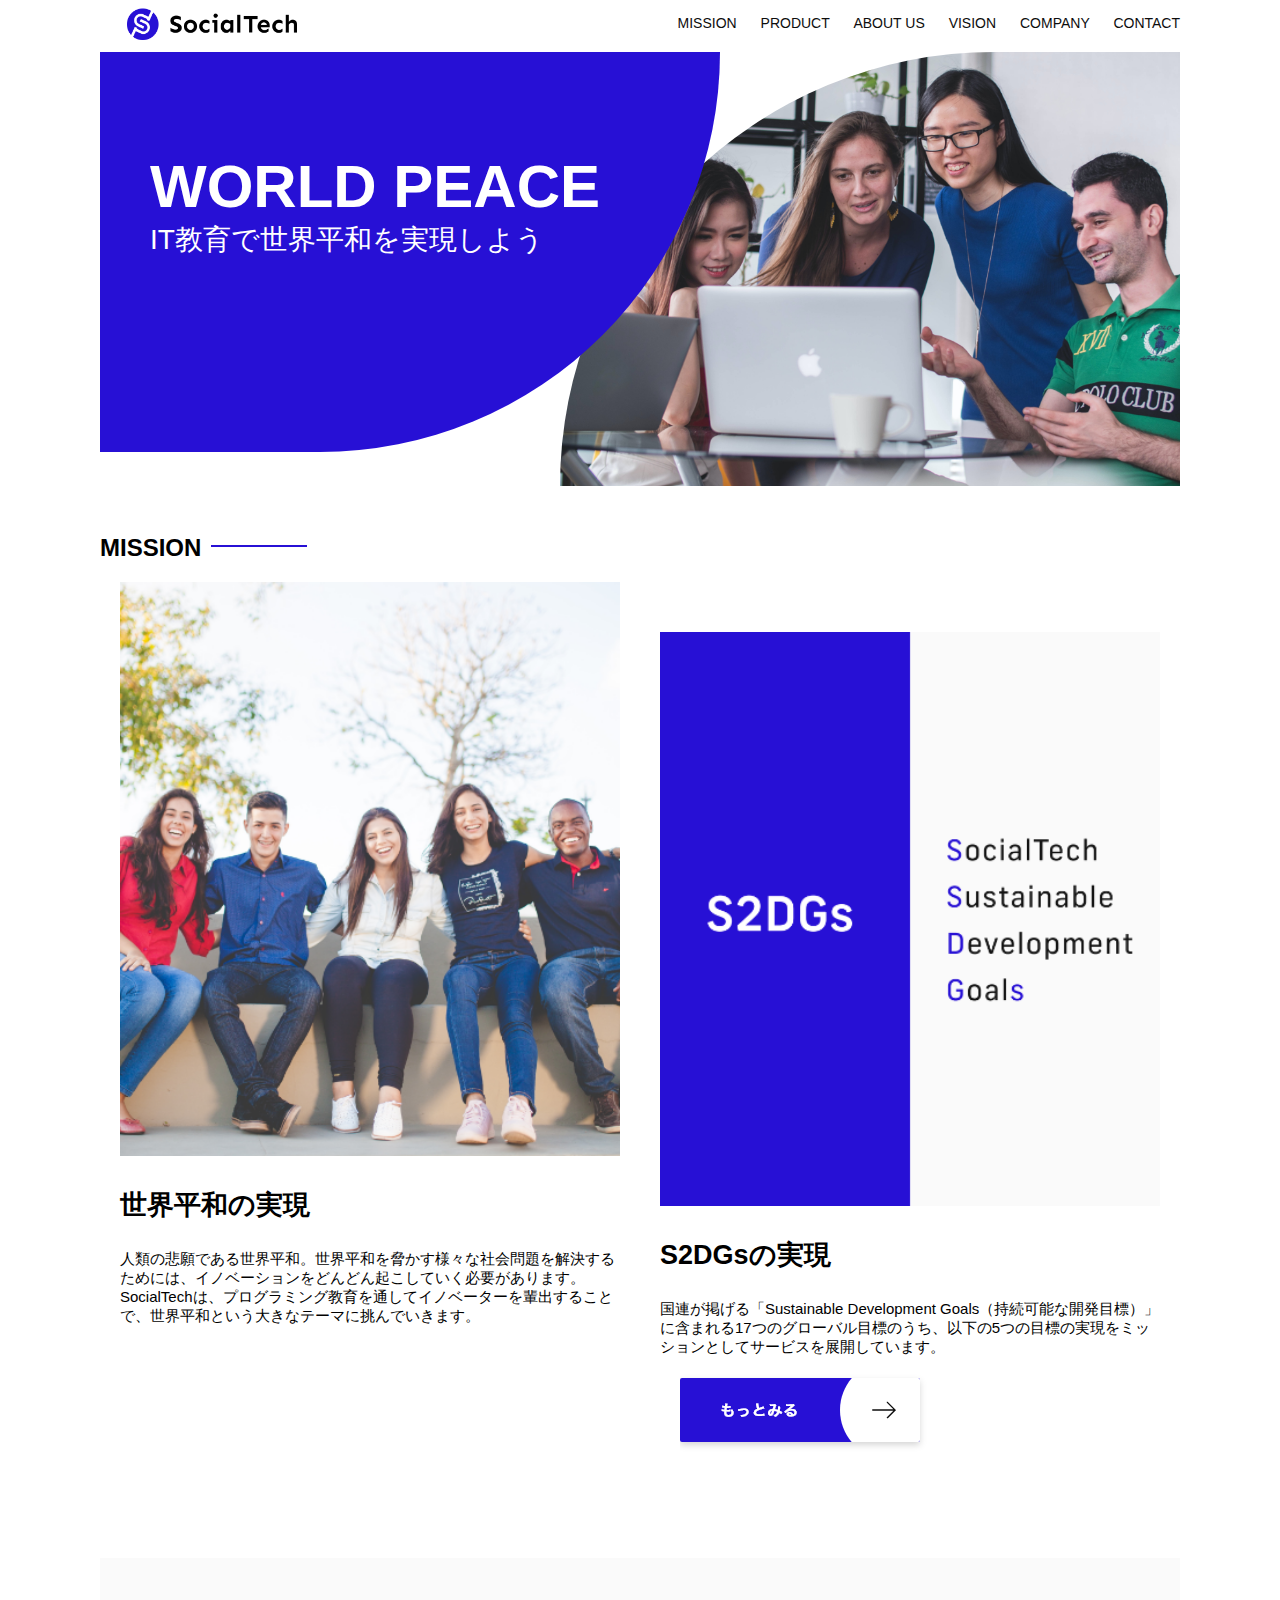
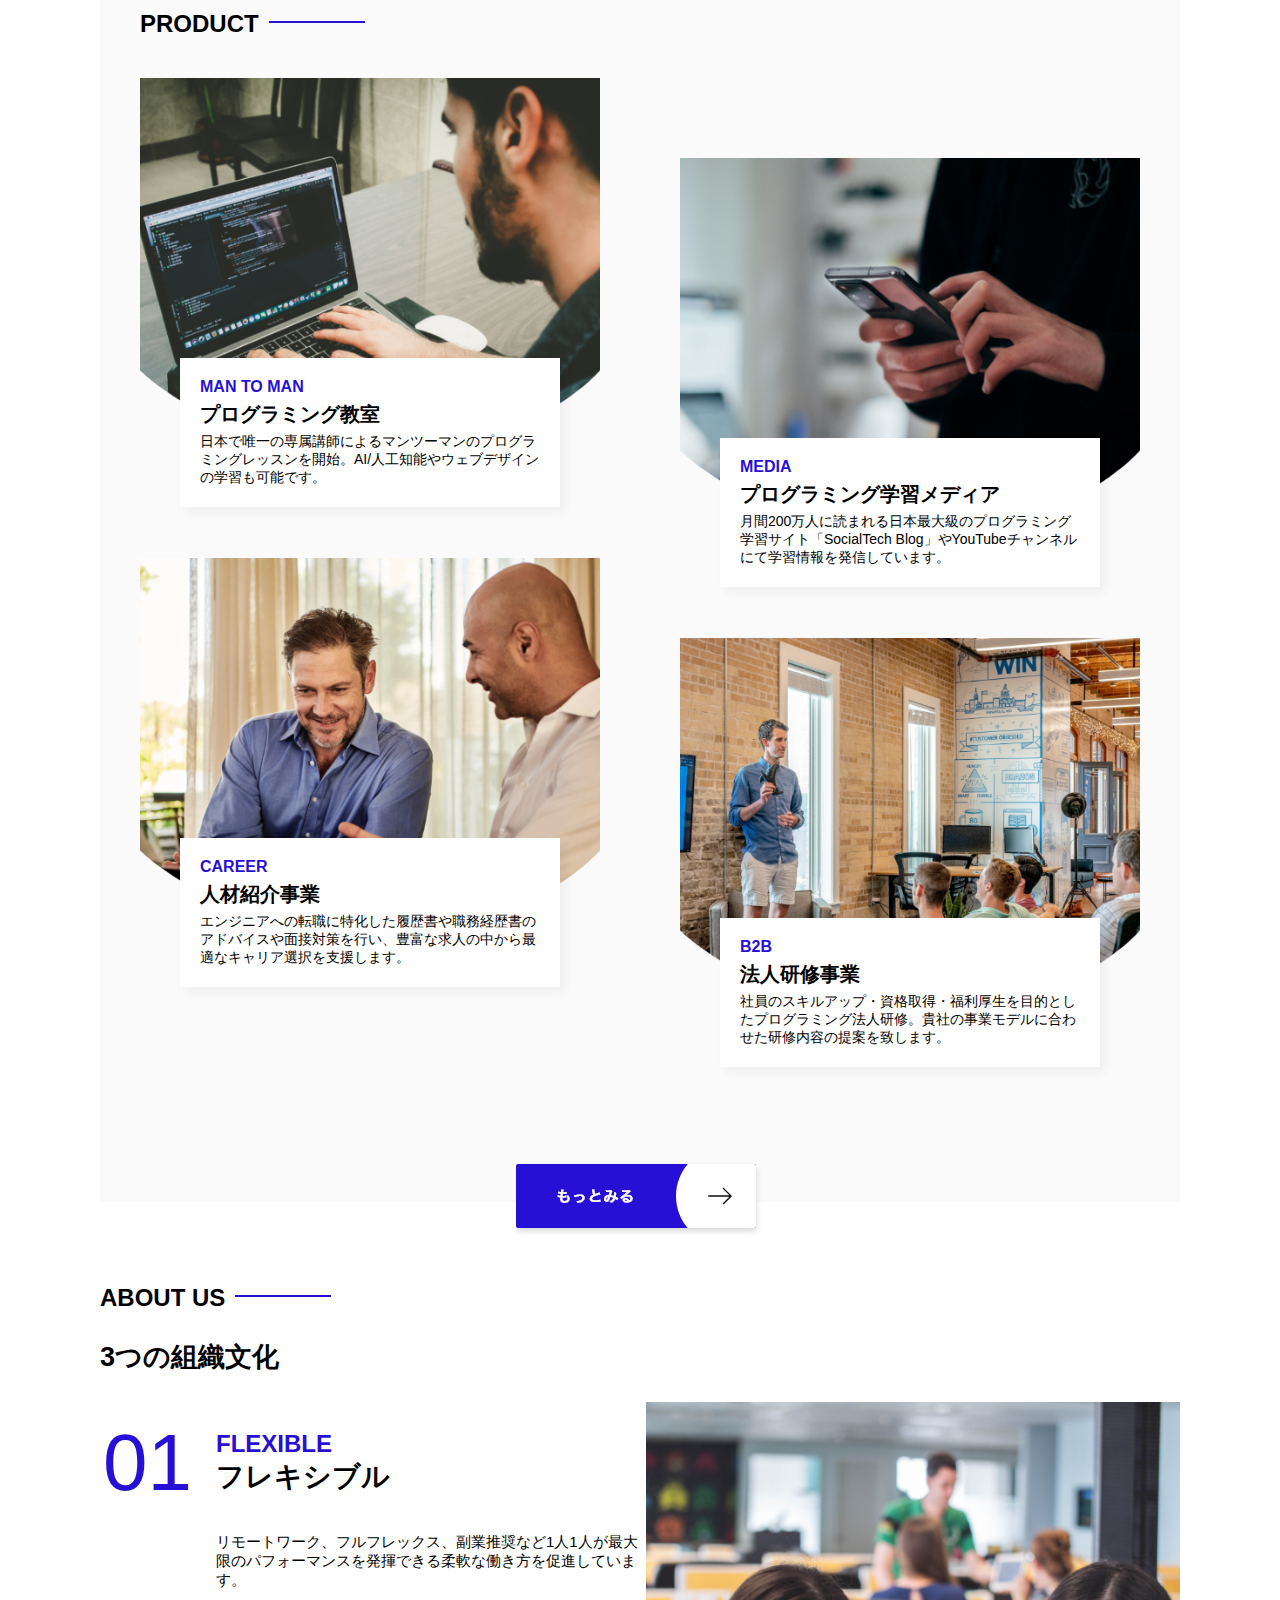
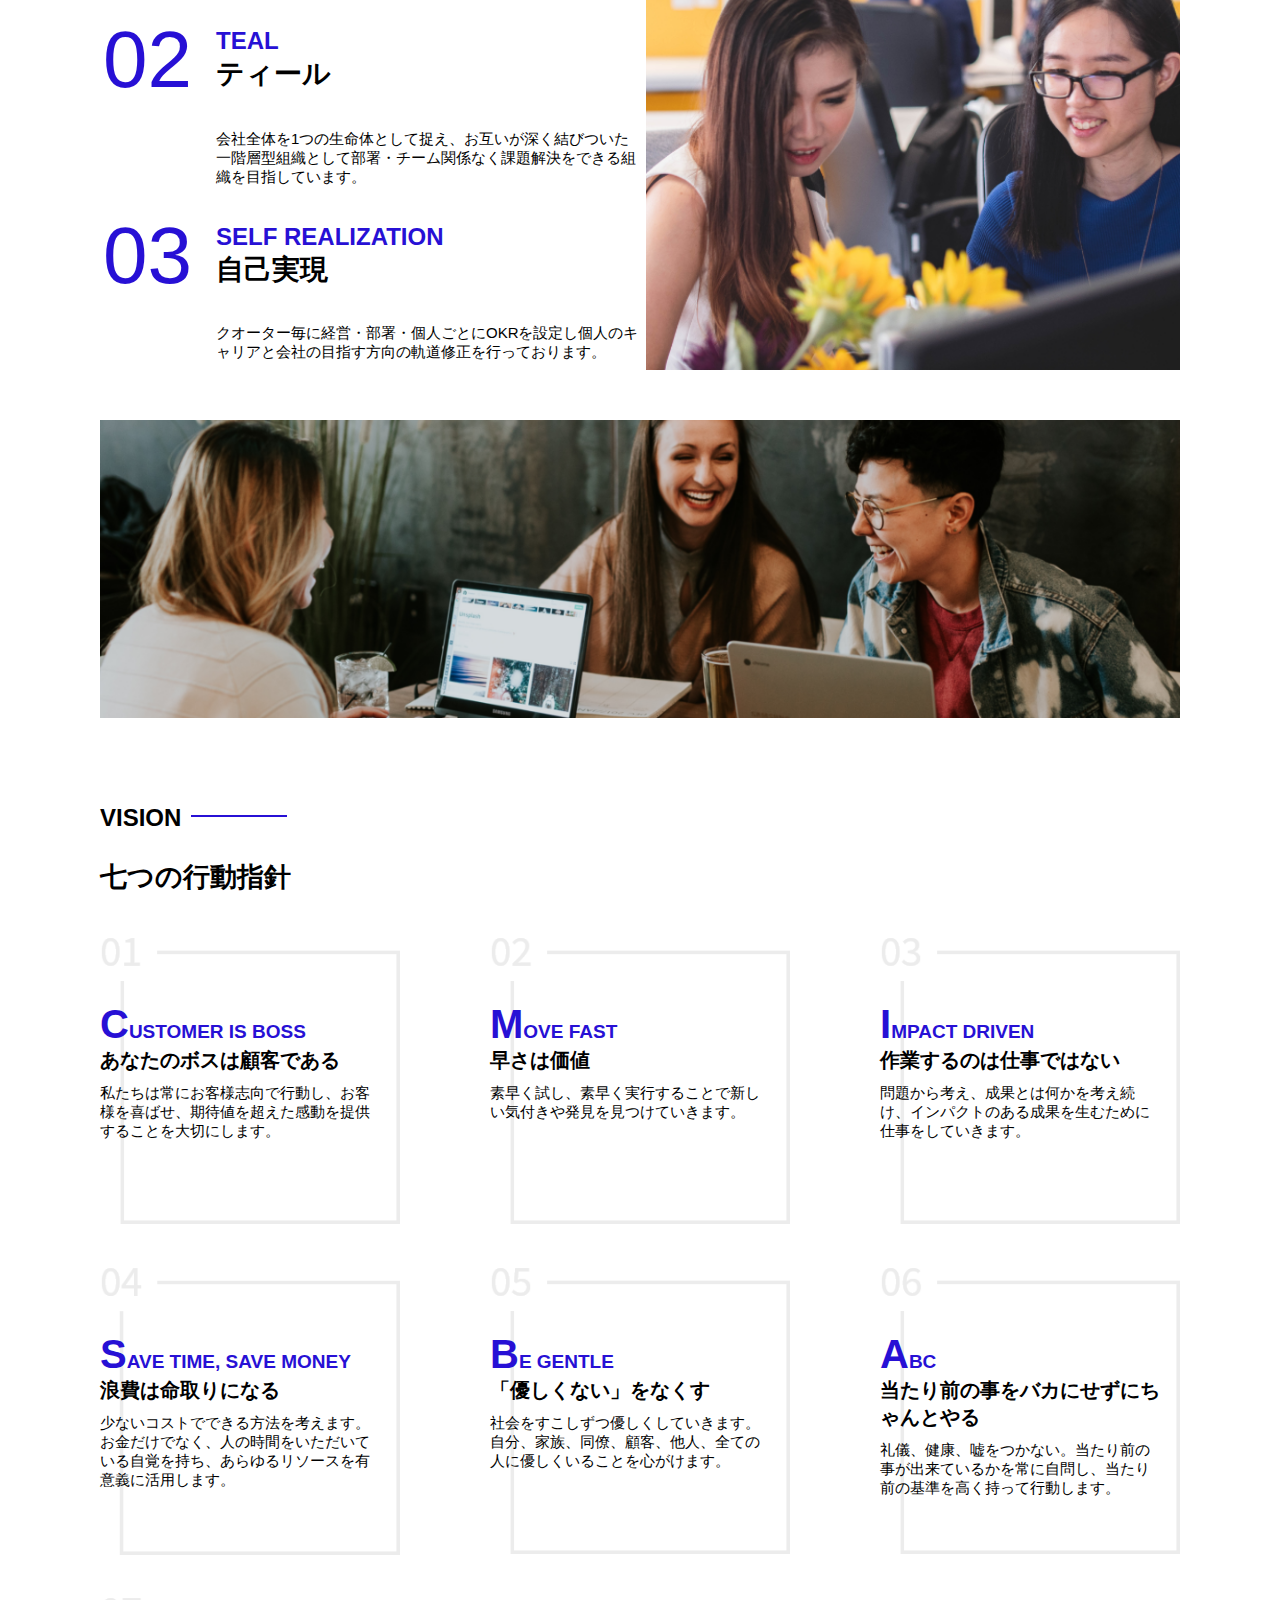
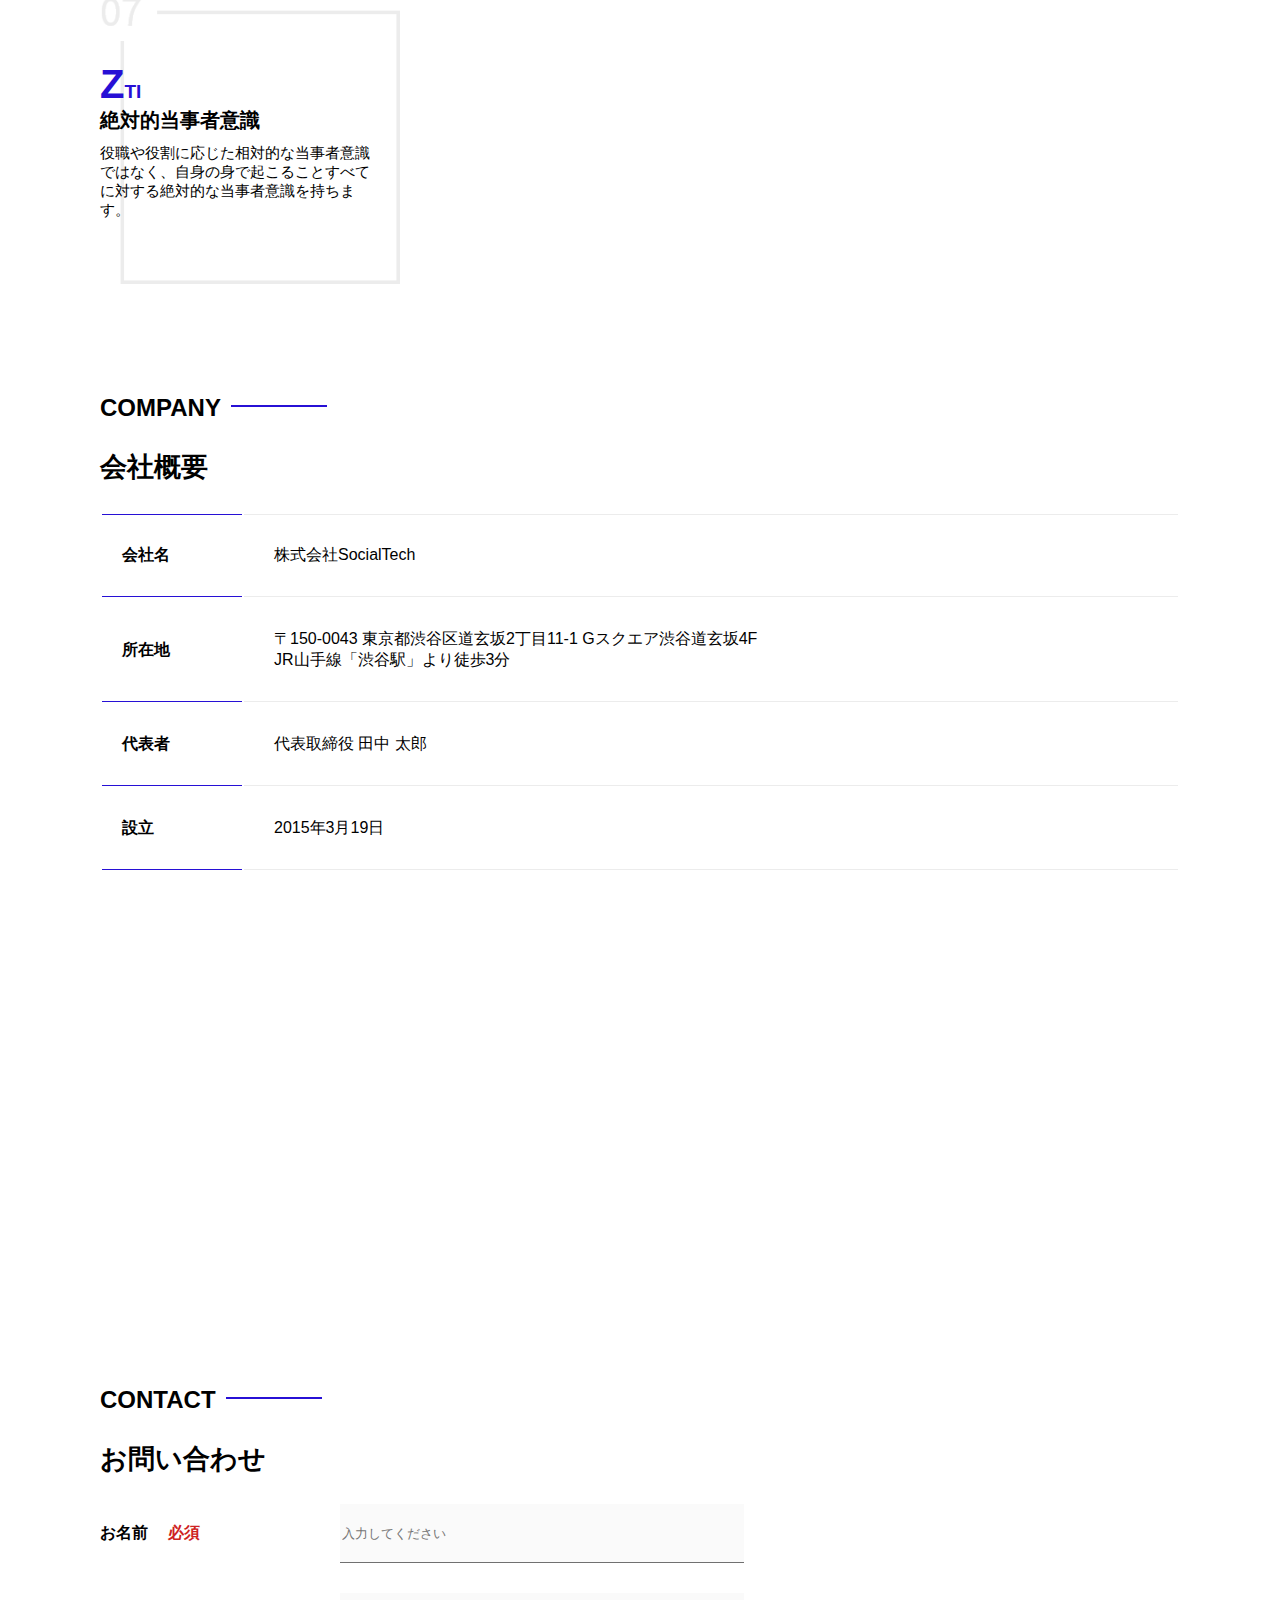
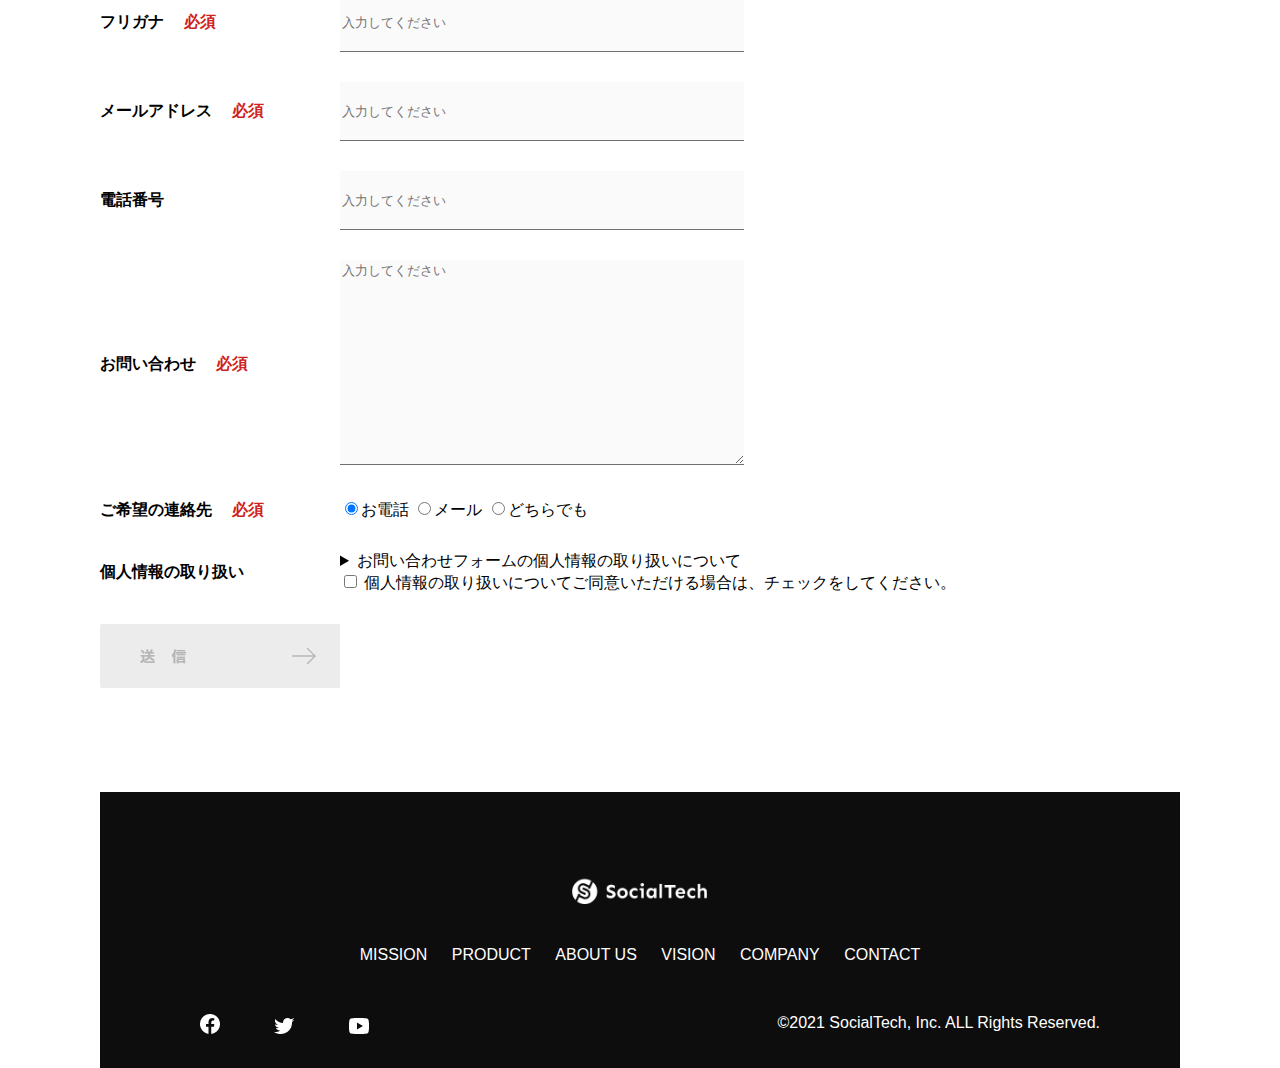
<file: index.html>
<!-- 2024/0315/12：40　高橋慶斗　index.htmlファイルを作成し追加しました -->
<!DOCTYPE html>
<html>
    <head>
        <title>SocialTech</title>
        <meta charset="utf-8">
        <meta name="descripotion" content="SocialTech業界のリーディングカンパニーを目指します。">
        <meta name="viewport" content="width=device-width, initial-scale=1.0">
        <link rel="stylesheet" href="style.css">
    </head>
    <body>
        <header>
            <!-- ロゴ -->
            <a href="index.html" id="logo"><img src="images/logo.png" alt="トップページに戻る"></a>

            <!-- PC用ナビゲーション -->
            <nav id="nav-pc">
                <a href="mission.html">MISSION</a>
                <a href="product.html">PRODUCT</a>
                <a href="index.html#aboutus">ABOUT US</a>
                <a href="index.html#vision">VISION</a>
                <a href="index.html#company">COMPANY</a>
                <a href="index.html#contact">CONTACT</a>
            </nav>

            <!-- スマホ用メニューボタン -->
            <img id="menu-sp" src="images/button-menu.png" alt="ナビゲーションを開く" onclick="document.getElementById('nav-sp').style.display = 'block'">

            <!-- スマホ用ナビゲーション -->
            <nav id="nav-sp">
                <img id="clase" src="images/button-close.png" alt="ナビゲーションを閉じる" onclick="document.getElementById('nav-sp').style.display = 'none'">
                <a id="logo-sp" href="index.html" onclick="document.getElementById('nav-sp').style.display = 'none'"><img src="images/logo-sp.png" alt=トップページに戻る"></a>
                <a class="menu" href="mission.html" onclick="document.getElementById('nav-sp').style.display = 'none'">MISSION</a>
                <a class="menu" href="product.html" onclick="document.getElementById('nav-sp').style.display = 'none'">PRODUCT</a>
                <a class="menu" href="index.html#aboutus" onclick="document.getElementById('nav-sp').style.display = 'none'">ABOUT US</a>
                <a class="menu" href="index.html#vision" onclick="document.getElementById('nav-sp').style.display = 'none'">VISION</a>
                <a class="menu" href="index.html#company" onclick="document.getElementById('nav-sp').style.display = 'none'">COMPANY</a>
                <a class="menu" href="index.html#contact" onclick="document.getElementById('nav-sp').style.display = 'none'">CONTACT</a>
                <div id="sns">
                    <a href="https://www.facebook.com/sejuku2013"><img src="images/button-facebook.png" alt="Facebookのリンク"></a>
                    <a href="https://twitter.com/samuraijuku"><img src="images/button-twitter.png" alt="Twitterのリンク"></a>
                    <a href="https://www.youtube.com/channel/UCCFOQO5aDK0xXam4cUQXT8g"><img src="images/button-youtube.png" alt="YouTubeのリンク"></a>
                </div>
            </nav>
        </header>
        <main>
            <article>
                <!-- メインビジュアル -->
                <section id="main-visual">
                    <div id="main-message">
                        <h1>WORLD PEACE</h1>
                        <p>IT教育で世界平和を実現しよう</p>
                    </div>
                    <img src="images/index/index-main.png" alt="PCの周りに集まる多国籍の仲間たち">
                </section>
                <!-- ミッション -->
                <section id="mission">
                    <h2 class="index-h2">MISSION</h2>
                    <div id="mission-flex">
                        <div>
                            <img  id="mission-photo"  src="images/index/index-mission.png" alt="屋外のベンチで写真を撮影する多国籍の仲間たち">
                            <h3>世界平和の実現</h3>
                            <p>
                                人類の悲願である世界平和。世界平和を脅かす様々な社会問題を解決するためには、イノベーションをどんどん起こしていく必要があります。SocialTechは、プログラミング教育を通してイノベーターを輩出することで、世界平和という大きなテーマに挑んでいきます。
                            </p>
                        </div>
                        <div>
                            <img id="s2dgs" src="images/index/s2dgs.png" alt="S2DGs">
                            <h3>S2DGsの実現</h3>
                            <p>国連が掲げる「Sustainable Development Goals（持続可能な開発目標）」に含まれる17つのグローバル目標のうち、以下の5つの目標の実現をミッションとしてサービスを展開しています。</p>
                            <a href="mission.html">
                                <img src="images/button-more.png" alt="もっとみる">
                            </a>
                        </div>
                    </div>
                </section>
                <!-- プロダクト -->
                <section id="product">
                    <h2 class="index-h2">PRODUCT</h2>
                    <div>
                        <div id="product-left">
                            <div>
                                <img class="product-photo" src="images/index/index-mantoman.png" alt="PCでコードを書く男性">
                                <div class="product-explain">
                                    <span>MAN TO MAN</span>
                                    <h3>プログラミング教室</h3>
                                    <p>日本で唯一の専属講師によるマンツーマンのプログラミングレッスンを開始。AI/人工知能やウェブデザインの学習も可能です。</p>
                                </div>
                            </div>
                            <div>
                                <img class="product-photo" src="images/index/index-career.png" alt="笑顔で話し合う2人の男性">
                                <div class="product-explain">
                                    <span>CAREER</span>
                                    <h3>人材紹介事業</h3>
                                    <p>エンジニアへの転職に特化した履歴書や職務経歴書のアドバイスや面接対策を行い、豊富な求人の中から最適なキャリア選択を支援します。</p>
                                </div>
                            </div>
                        </div>
                        <div id="product-right">
                            <div>
                                <img class="product-photo" src="images/index/index-media.png" alt="スマートフォンを操作する人">
                                <div class="product-explain">
                                    <span>MEDIA</span>
                                    <h3>プログラミング学習メディア</h3>
                                    <p>月間200万人に読まれる日本最大級のプログラミング学習サイト「SocialTech Blog」やYouTubeチャンネルにて学習情報を発信しています。</p>
                                </div>
                            </div>
                            <div>
                                <img class="product-photo" src="images/index/index-b2b.png" alt="講演中の男性とそれを聴く人々">
                                <div class="product-explain">
                                    <span>B2B</span>
                                    <h3>法人研修事業</h3>
                                    <p>社員のスキルアップ・資格取得・福利厚生を目的としたプログラミング法人研修。貴社の事業モデルに合わせた研修内容の提案を致します。</p>
                                </div>
                            </div>
                        </div>
                    </div>
                    <div>
                        <a id="product-more" href="product.html">
                            <img src="images/button-more.png" alt="もっとみる">
                        </a>
                    </div>
                </section>

                <!-- ABOUT US -->
                <section id="aboutus">
                    <h2 class="index-h2">ABOUT US</h2>
                    <h3>3つの組織文化</h3>
                    <div>
                        <table class="cuture-table">
                            <tr>
                                <td>
                                    <span class="culture-num">01</span>
                                </td>
                                <td>
                                    <span class="culture-en">FLEXIBLE</span>
                                    <span class="culture-jp">フレキシブル</span>
                                </td>
                            </tr>
                            <tr>
                                <td>
                                    <!-- 空のセル -->
                                </td>
                                <td>
                                    <p class="culture-description">
                                        リモートワーク、フルフレックス、副業推奨など1人1人が最大限のパフォーマンスを発揮できる柔軟な働き方を促進しています。
                                    </p>
                                </td>
                            </tr>
                            <tr>
                                <td>
                                    <span class="culture-num">02</span>
                                </td>
                                <td>
                                    <span class="culture-en">TEAL</span>
                                    <span class="culture-jp">ティール</span>
                                </td>
                            </tr>
                            <tr>
                                <td>
                                    <!-- 空のセル -->
                                </td>
                                <td>
                                    <p class="culture-description">
                                        会社全体を1つの生命体として捉え、お互いが深く結びついた一階層型組織として部署・チーム関係なく課題解決をできる組織を目指しています。
                                    </p>
                                </td>
                            </tr>
                            <tr>
                                <td>
                                    <span class="culture-num">03</span>
                                </td>
                                <td>
                                    <span class="culture-en">SELF REALIZATION</span>
                                    <span class="culture-jp">自己実現</span>
                                </td>
                            </tr>
                            <tr>
                                <td>
                                    <!-- 空のセル -->
                                </td>
                                <td>
                                    <p class="culture-description">
                                        クオーター毎に経営・部署・個人ごとにOKRを設定し個人のキャリアと会社の目指す方向の軌道修正を行っております。
                                    </p>
                                </td>
                            </tr>
                        </table>
                        <img class="culture-img" src="images/index/index-aboutus1.png" alt="笑顔で話し合う2人の女性">
                    </div>
                    <img class="culture-img2" src="images/index/index-aboutus2.png" alt="笑顔で話し合う3人の男女">
                </section>
                <!-- VISION -->
                <section id="vision">
                    <h2 class="index-h2">VISION</h2>
                    <h3>七つの行動指針</h3>
                    <div>
                        <div class="vision-box">
                            <img src="images/index/vision-01.png" alt="01">
                            <span>
                                <h4>CUSTOMER IS BOSS</h4>
                                <h5>あなたのボスは顧客である</h5>
                                <p>私たちは常にお客様志向で行動し、お客様を喜ばせ、期待値を超えた感動を提供することを大切にします。</p>
                            </span>
                        </div>
                        <div class="vision-box">
                            <img src="images/index/vision-02.png" alt="02">
                            <span>
                                <h4>MOVE FAST</h4>
                                <h5>早さは価値</h5>
                                <p>素早く試し、素早く実行することで新しい気付きや発見を見つけていきます。</p>
                            </span>
                        </div>
                        <div class="vision-box">
                            <img src="images/index/vision-03.png" alt="03">
                            <span>
                                <h4>IMPACT DRIVEN</h4>
                                <h5>作業するのは仕事ではない</h5>
                                <p>問題から考え、成果とは何かを考え続け、インパクトのある成果を生むために仕事をしていきます。</p>
                            </span>
                        </div>
                        <div class="vision-box">
                            <img src="images/index/vision-04.png" alt="04">
                            <span>
                                <h4>SAVE TIME, SAVE MONEY</h4>
                                <h5>浪費は命取りになる</h5>
                                <p>少ないコストでできる方法を考えます。お金だけでなく、人の時間をいただいている自覚を持ち、あらゆるリソースを有意義に活用します。</p>
                            </span>
                        </div>
                        <div class="vision-box">
                            <img src="images/index/vision-05.png" alt="05">
                            <span>
                                <h4>BE GENTLE</h4>
                                <h5>「優しくない」をなくす</h5>
                                <p>社会をすこしずつ優しくしていきます。自分、家族、同僚、顧客、他人、全ての人に優しくいることを心がけます。</p>
                            </span>
                        </div>
                        <div class="vision-box">
                            <img src="images/index/vision-06.png" alt="06">
                            <span>
                                <h4>ABC</h4>
                                <h5>当たり前の事をバカにせずにちゃんとやる</h5>
                                <p>礼儀、健康、嘘をつかない。当たり前の事が出来ているかを常に自問し、当たり前の基準を高く持って行動します。</p>
                            </span>
                        </div>
                        <div class="vision-box">
                            <img src="images/index/vision-07.png" alt="07">
                            <span>
                                <h4>ZTI</h4>
                                <h5>絶対的当事者意識</h5>
                                <p>役職や役割に応じた相対的な当事者意識ではなく、自身の身で起こることすべてに対する絶対的な当事者意識を持ちます。</p>
                            </span>
                        </div>
                    </div>
                </section>
                <!-- COMPANY -->
                <section id="company">
                    <h2 class="index-h2">COMPANY</h2>
                    <h3>会社概要</h3>
                    <table id="company-table">
                        <tr>
                            <th class="tableheader-first">会社名</th>
                            <td class="cell-first">株式会社SocialTech</td>
                        </tr>
                        <tr>
                            <th class="tableheader">所在地</th>
                            <td class="cell">〒150-0043 東京都渋谷区道玄坂2丁目11-1 Gスクエア渋谷道玄坂4F<br>JR山手線「渋谷駅」より徒歩3分</td>
                        </tr>
                        <tr>
                            <th class="tableheader">代表者</th>
                            <td class="cell">代表取締役 田中 太郎</td>
                        </tr>
                        <tr>
                            <th class="tableheader">設立</th>
                            <td class="cell">2015年3月19日</td>
                        </tr>
                    </table>
                    <iframe 
                    src="https://www.google.com/maps/embed?pb=!1m18!1m12!1m3!1d3241.7759544892483!2d139.69399665123464!3d35.65789123876098!2m3!1f0!2f0!3f0!3m2!1i1024!2i768!4f13.1!3m3!1m2!1s0x60188caa0042e8d1%3A0xba130bea826a7aa2!2z44CSMTUwLTAwNDMg5p2x5Lqs6YO95riL6LC35Yy66YGT546E5Z2C77yS5LiB55uu77yR77yR4oiS77yR!5e0!3m2!1sja!2sjp!4v1636872991912!5m2!1sja!2sjp" 
                    style="border:0;" allowfullscreen ="" loading="lazy"></iframe>
                </section>
                <!-- お問い合わせフォーム -->
                <section id="contact">
                    <h2 class="index-h2">CONTACT</h2>
                    <h3>お問い合わせ</h3>
                    <!-- STATIC FORMSのフォームタグ -->

                    <form>
                        <div>
                            <div class="contact-heading">
                                <label class="contact-label">お名前<span class="contact-span">必須</span></label>
                            </div>
                            <div>
                                <input type="text" name="name" placeholder="入力してください" class="contact-textbox">
                            </div>
                        </div>
                        <div>
                            <div class="contact-heading">
                                <label class="contact-label">フリガナ<span class="contact-span">必須</span></label>
                            </div>
                            <div>
                                <input type="text" name="hurigana" placeholder="入力してください" class="contact-textbox">
                            </div>
                        </div>
                        <div>
                            <div class="contact-heading">
                                <label class="contact-label">メールアドレス<span class="contact-span">必須</span></label>
                            </div>
                            <div>
                                <input type="text" name="email" placeholder="入力してください" class="contact-textbox">
                            </div>
                        </div>
                        <div>
                            <div class="contact-heading">
                                <label class="contact-label">電話番号</label>
                            </div>
                            <div>
                                <input type="text" name="tel" placeholder="入力してください" class="contact-textbox">
                            </div>
                        </div>
                        <div>
                            <div class="contact-heading">
                                <label class="contact-label">お問い合わせ<span class="contact-span">必須</span></label>
                            </div>
                            <div>
                                <textarea class="contact-textarea" placeholder="入力してください" name="message"></textarea>
                            </div>
                        </div>
                        <div>
                            <div class="contact-heading">
                                <label class="contact-label">ご希望の連絡先<span class="contact-span">必須</span></label>
                            </div>
                            <div>
                                <input class="radiobutton" type="radio" value="tel" name="contact" checked><label>お電話</label>
                                <input class="radiobutton" type="radio" value="mail" name="contact"><label>メール</label>
                                <input class="radopbutton" type="radio" value="both" name="contact"><label>どちらでも</label>
                            </div>
                        </div>
                        <div>
                            <div class="contact-heading">
                                <label class="contact-label">個人情報の取り扱い</label>
                            </div>
                            <div>
                                <details>
                                    <summary>お問い合わせフォームの個人情報の取り扱いについて</summary>
                                        <div>
                                            <span>１．組織の名称又は氏名</span><br>
                                            株式会社SocialTech <br><br>
                                            <span>２．個人情報保護管理者（若しくはその代理人）の氏名又は職名、所属及び連絡先
                                                鈴木 一郎 コーポレート部</span><br>
                                            メールアドレス:support@socialtech.net<br>  
                                            TEL:03-xxxx-xxxx <br>
                                            <span>３．個人情報の利用目的</span><br>
                                            ・本サービス及び本サービスに関連する情報の提供又はそれらに関する連絡のため<br>
                                            ・ユーザーの本人確認のため<br>
                                            ・当社サービスのご案内のため<br>
                                            ・当社の商品等の広告または宣伝（電子メールによるものを含むものとします。）<br><br>
                                            <span>４．個人情報の取り扱い業務の委託</span><br>
                                            個人情報の取扱業務の全部または一部を外部に業務委託する場合があります。<br>
                                            その際、弊社は、個人情報を適切に保護できる管理体制を敷き実行していることを条件として<br>
                                            委託先を厳選したうえで、機密保持契約を委託先と締結し、お客様の個人情報を厳密に管理させます。<br><br>
                                            <span>５．個人情報の開示等の請求</span><br>
                                            お客様は、弊社に対してご自身の個人情報の開示等（利用目的の通知、開示、内容の訂正・追加・削除、利用の停止または消去、第三者への提供の停止）に関して、当社問合わせ窓口に申し出ることができます。<br>
                                            その際、弊社はお客様ご本人を確認させていただいたうえで、合理的な期間内に対応いたします。<br><br>
                                            なお、個人情報に関する弊社問合わせ先は、次の通りです。<br><br>
                                            株式会社SocialTech 個人情報問合せ窓口<br>
                                            〒150-0043 東京都渋谷区道玄坂2丁目11-1 Ｇスクエア渋谷道玄坂 4F <br>
                                            メールアドレス:support@socialtech.net TEL:03-xxxx-xxxx <br><br>
                                            <span>６．個人情報を提供されることの任意性について</span><br><br>
                                            お客様がご自身の個人情報を弊社に提供されるか否かは、お客様のご判断によりますが、もしご提供されない場合には、適切なサービスが提供できない場合がありますので予めご了承ください。
                                        </div>
                                </details>
                                <input type="checkbox" name="agree">
                                <span>個人情報の取り扱いについてご同意いただける場合は、チェックをしてください。</span>
                            </div>
                        </div>
                        <input type="image" src="images/button-submit.png" alt="送信する">
                    </form>
                </section>
            </article>
            <footer>
                <div id="footer-logo">
                    <img src="images/logo-sp.png" alt="SocialTech">
                </div>
                <div id="footer-link">
                    <a href="mission.html">MISSION</a>
                    <a href="product.html">PRODUCT</a>
                    <a href="index.html#aboutus">ABOUT US</a>
                    <a href="index.html#vision">VISION</a>
                    <a href="index.html#company">COMPANY</a>
                    <a href="index.html#contact">CONTACT</a>
                </div>
                <div id="sns-footer">
                    <a href="https://www.facebook.com/sejuku2013"><img src="images/button-facebook.png" alt="Facebookのリンク"></a>
                    <a href="https://twitter.com/samuraijuku"><img src="images/button-twitter.png" alt="Twitterのリンク"></a>
                    <a href="https://www.youtube.com/channnel/"><img src="images/button-youtube.png" alt="YouTubeのリンク"></a>
                    <span id="copyright">&copy;2021 SocialTech, Inc. ALL Rights Reserved.</span>
                </div>
            </footer>
        </main>
    </body>
</html>
</file>
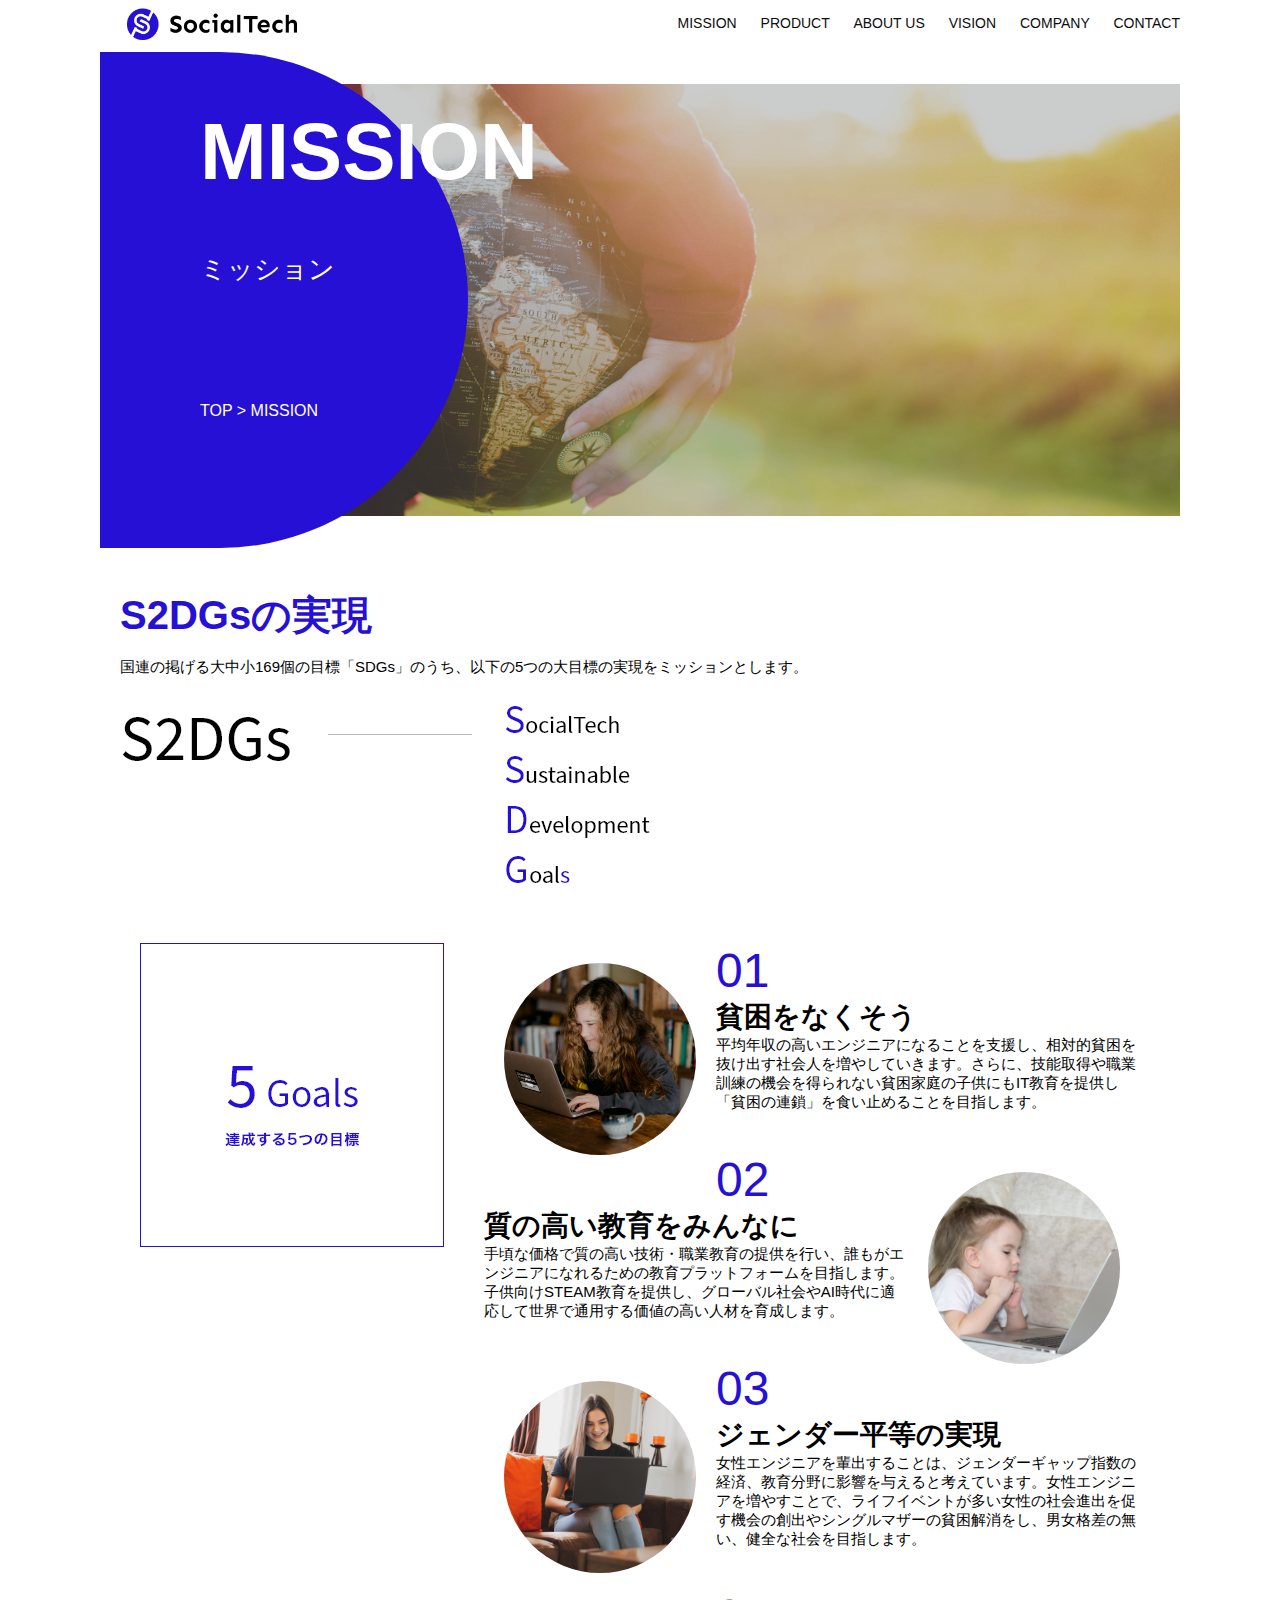
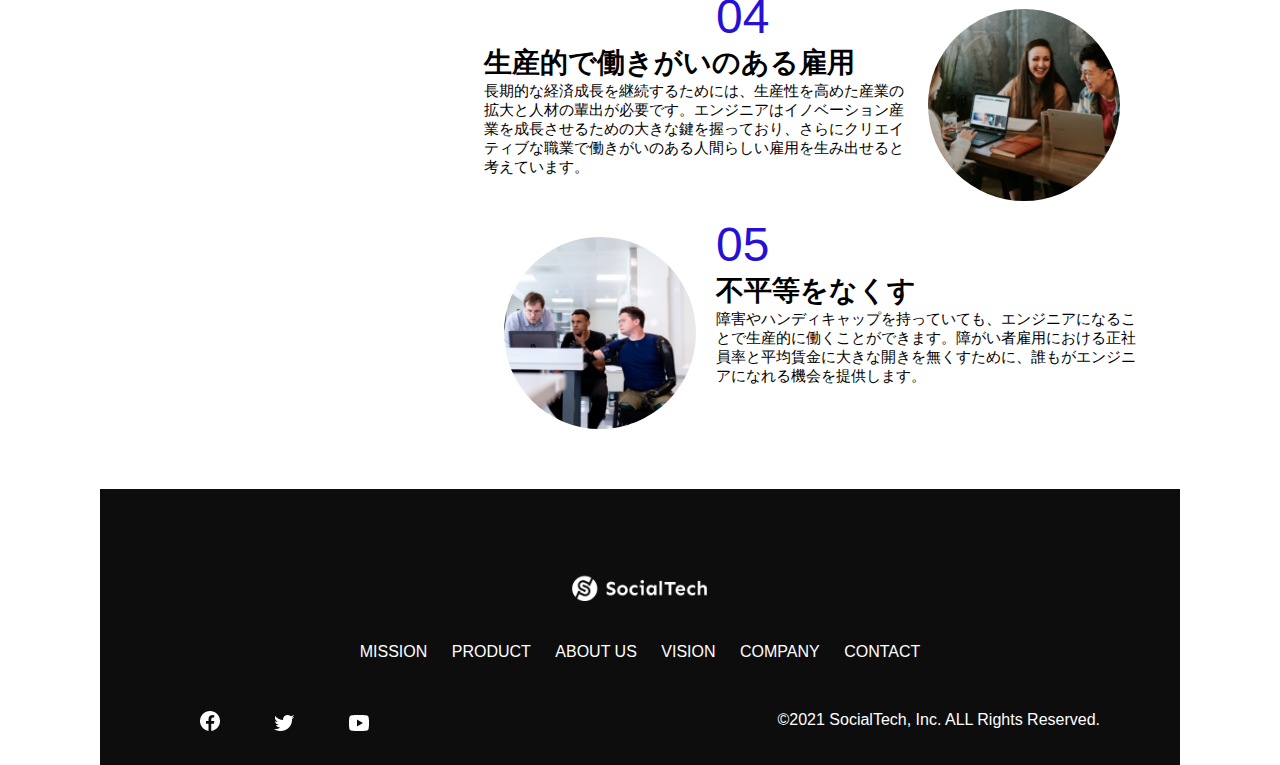
<file: mission.html>
<!DOCTYPE html>
<html>
    <head>
        <title>SocialTech - MISSION ミッション</title>
        <meta charset="utf-8">
        <meta name="descripotion" content="SocialTechが目指す5つの目標（S2DGs）を紹介します">
        <meta name="viewport" content="width=device-width, initial-scale=1.0">
        <link rel="stylesheet" href="style.css">
    </head>
    <body>
        <header>
            <!-- ロゴ -->
            <a href="index.html" id="logo"><img src="images/logo.png" alt="トップページに戻る"></a>

            <!-- PC用ナビゲーション -->
            <nav id="nav-pc">
                <a href="mission.html">MISSION</a>
                <a href="product.html">PRODUCT</a>
                <a href="index.html#aboutus">ABOUT US</a>
                <a href="index.html#vision">VISION</a>
                <a href="index.html#company">COMPANY</a>
                <a href="index.html#contact">CONTACT</a>
            </nav>

            <!-- スマホ用メニューボタン -->
            <img id="menu-sp" src="images/button-menu.png" alt="ナビゲーションを開く" onclick="document.getElementById('nav-sp').style.display = 'block'">

            <!-- スマホ用ナビゲーション -->
            <nav id="nav-sp">
                <img id="clase" src="images/button-close.png" alt="ナビゲーションを閉じる" onclick="document.getElementById('nav-sp').style.display = 'none'">
                <a id="logo-sp" href="index.html" onclick="document.getElementById('nav-sp').style.display = 'none'"><img src="images/logo-sp.png" alt=トップページに戻る"></a>
                <a class="menu" href="mission.html" onclick="document.getElementById('nav-sp').style.display = 'none'">MISSION</a>
                <a class="menu" href="product.html" onclick="document.getElementById('nav-sp').style.display = 'none'">PRODUCT</a>
                <a class="menu" href="index.html#aboutus" onclick="document.getElementById('nav-sp').style.display = 'none'">ABOUT US</a>
                <a class="menu" href="index.html#vision" onclick="document.getElementById('nav-sp').style.display = 'none'">VISION</a>
                <a class="menu" href="index.html#company" onclick="document.getElementById('nav-sp').style.display = 'none'">COMPANY</a>
                <a class="menu" href="index.html#contact" onclick="document.getElementById('nav-sp').style.display = 'none'">CONTACT</a>
                <div id="sns">
                    <a href="https://www.facebook.com/sejuku2013"><img src="images/button-facebook.png" alt="Facebookのリンク"></a>
                    <a href="https://twitter.com/samuraijuku"><img src="images/button-twitter.png" alt="Twitterのリンク"></a>
                    <a href="https://www.youtube.com/channel/UCCFOQO5aDK0xXam4cUQXT8g"><img src="images/button-youtube.png" alt="YouTubeのリンク"></a>
                </div>
            </nav>
        </header>
        <main>
            <article>
                <section id="mission-main">
                    <div id="mission-title">
                        <h1>MISSION</h1>
                        <span>ミッション</span>
                        <div>TOP > MISSION</div>
                    </div>
                </section>
                <section id="mission-s2dgs">
                    <h2 class="mission-h2">S2DGsの実現</h2>
                    <p>国連の掲げる大中小169個の目標「SDGs」のうち、以下の5つの大目標の実現をミッションとします。</p>
                    <img src="images/mission/mission-s2dgs.png" alt="S2DGs">
                </section>
                <section id="mission-5goals">
                    <div>
                        <img id="s2dgs-image" src="images/mission/mission-5goals.png" alt="5Goals">
                    </div>
                    <div>
                        <div>
                            <img class="fivegoals-image-left" src="images/mission/mission-5goals01.png" alt="PCを操作する女の子">
                            <span class="fivegoals-number">01</span>
                            <h3 class="fivegoals-h3">貧困をなくそう</h3>
                            <p class="fivegoals-p">
                                平均年収の高いエンジニアになることを支援し、相対的貧困を抜け出す社会人を増やしていきます。さらに、技能取得や職業訓練の機会を得られない貧困家庭の子供にもIT教育を提供し「貧困の連鎖」を食い止めることを目指します。
                            </p>
                        </div>

                        <div>
                            <img class="fivegoals-image-right" src="images/mission/mission-5goals02.png" alt="PCを見つめる小さい女の子">
                            <span class="fivegoals-number">02</span>
                            <h3 class="fivegoals-h3">質の高い教育をみんなに</h3>
                            <p class="fivegoals-p">
                                手頃な価格で質の高い技術・職業教育の提供を行い、誰もがエンジニアになれるための教育プラットフォームを目指します。子供向けSTEAM教育を提供し、グローバル社会やAI時代に適応して世界で通用する価値の高い人材を育成します。
                            </p>
                        </div>

                        <div>
                            <img class="fivegoals-image-left" src="images/mission/mission-5goals03.png" alt="PCを操作する女性">
                            <span class="fivegoals-number">03</span>
                            <h3 class="fivegoals-h3">ジェンダー平等の実現</h3>
                            <p class="fivegoals-p">
                             女性エンジニアを輩出することは、ジェンダーギャップ指数の経済、教育分野に影響を与えると考えています。女性エンジニアを増やすことで、ライフイベントが多い女性の社会進出を促す機会の創出やシングルマザーの貧困解消をし、男女格差の無い、健全な社会を目指します。
                            </p>
                        </div>

                        <div>
                            <img class="fivegoals-image-right" src="images/mission/mission-5goals04.png" alt="笑顔で話し合う3人の男女">
                            <span class="fivegoals-number">04</span>
                            <h3 class="fivegoals-h3">生産的で働きがいのある雇用</h3>
                            <p class="fivegoals-p">
                                長期的な経済成長を継続するためには、生産性を高めた産業の拡大と人材の輩出が必要です。エンジニアはイノベーション産業を成長させるための大きな鍵を握っており、さらにクリエイティブな職業で働きがいのある人間らしい雇用を生み出せると考えています。
                            </p>
                        </div>

                        <div>
                            <img class="fivegoals-image-left" src="images/mission/mission-5goals05.png" alt="障害を持つ男性が生き生きと働く様子">
                            <span class="fivegoals-number">05</span>
                            <h3 class="fivegoals-h3">不平等をなくす</h3>
                            <p class="fivegoals-p">
                                障害やハンディキャップを持っていても、エンジニアになることで生産的に働くことができます。障がい者雇用における正社員率と平均賃金に大きな開きを無くすために、誰もがエンジニアになれる機会を提供します。
                            </p>
                    </div>
                
                    </div>

                </section>
            </article>
            <footer>
                <div id="footer-logo">
                    <img src="images/logo-sp.png" alt="SocialTech">
                </div>
                <div id="footer-link">
                    <a href="mission.html">MISSION</a>
                    <a href="product.html">PRODUCT</a>
                    <a href="index.html#aboutus">ABOUT US</a>
                    <a href="index.html#vision">VISION</a>
                    <a href="index.html#company">COMPANY</a>
                    <a href="index.html#contact">CONTACT</a>
                </div>
                <div id="sns-footer">
                    <a href="https://www.facebook.com/sejuku2013"><img src="images/button-facebook.png" alt="Facebookのリンク"></a>
                    <a href="https://twitter.com/samuraijuku"><img src="images/button-twitter.png" alt="Twitterのリンク"></a>
                    <a href="https://www.youtube.com/channnel/"><img src="images/button-youtube.png" alt="YouTubeのリンク"></a>
                    <span id="copyright">&copy;2021 SocialTech, Inc. ALL Rights Reserved.</span>
                </div>
            </footer>
        </main>
    </body>

</html>
</file>
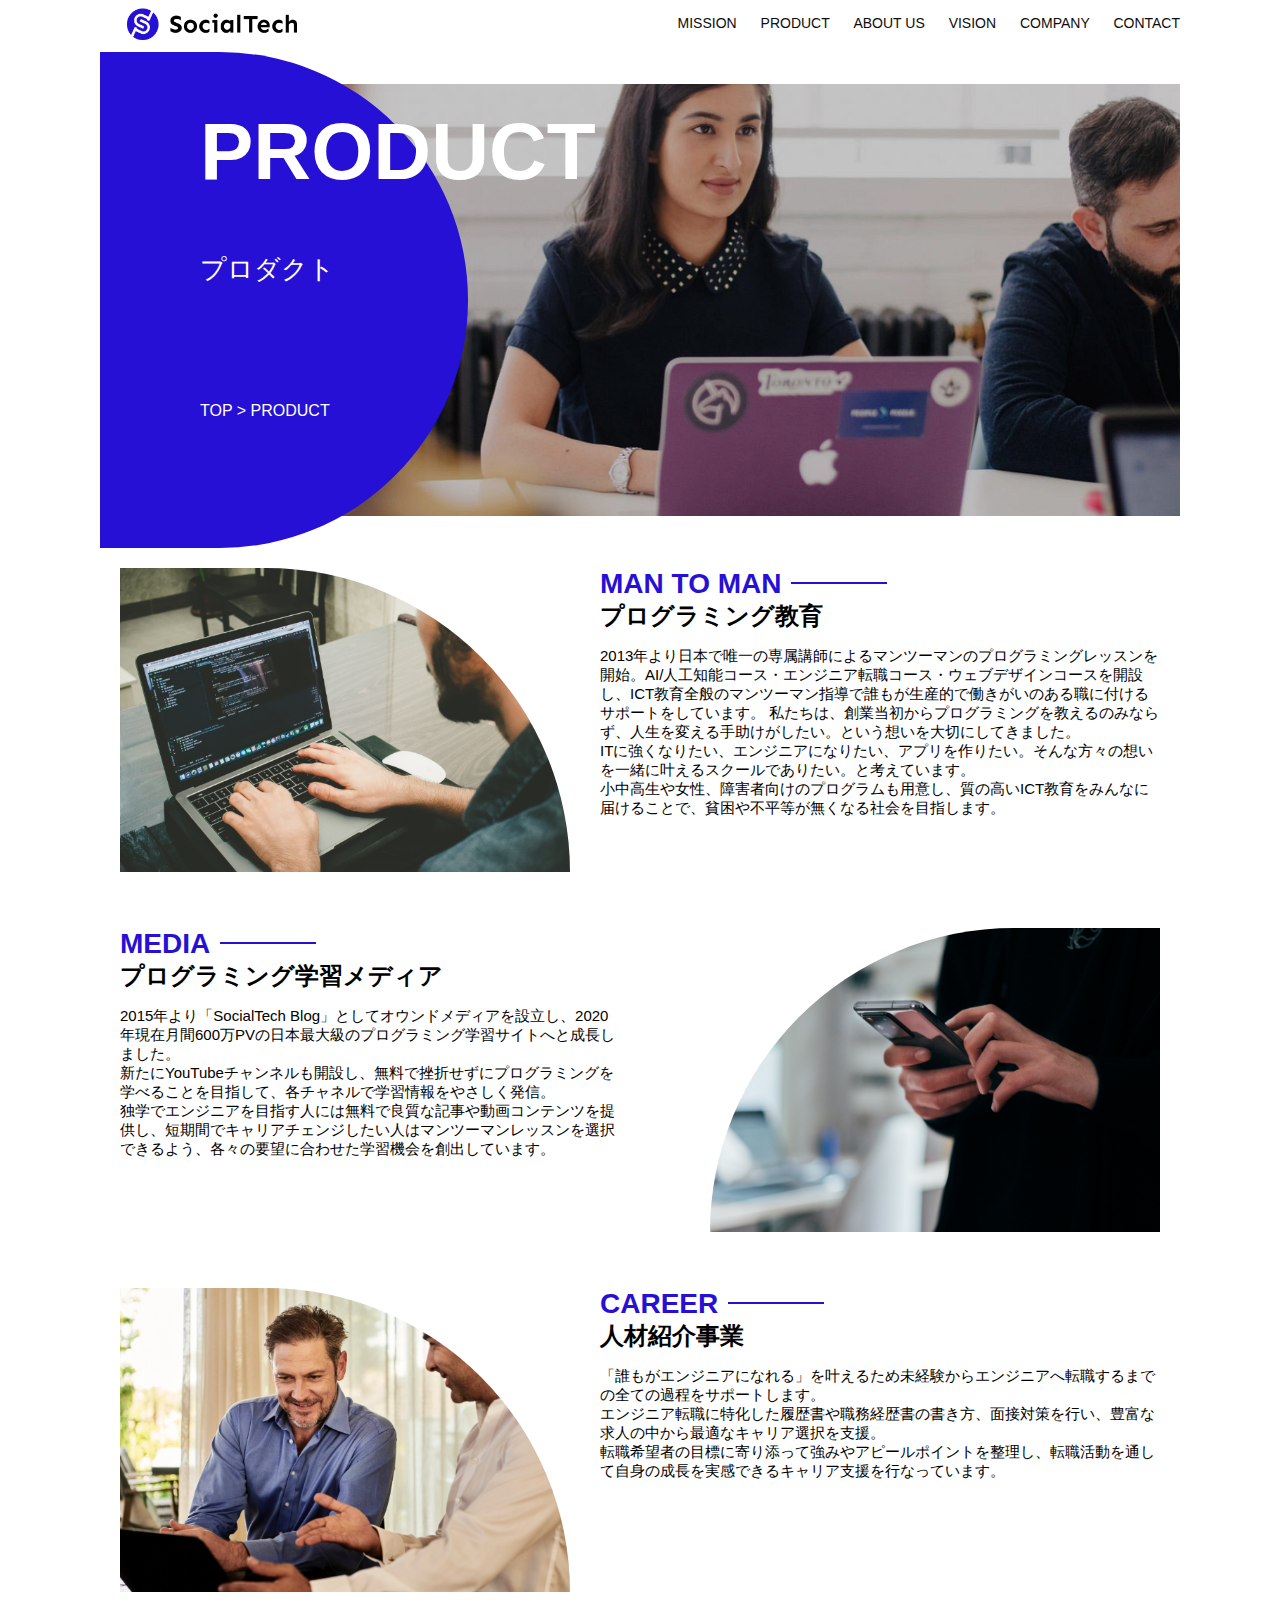
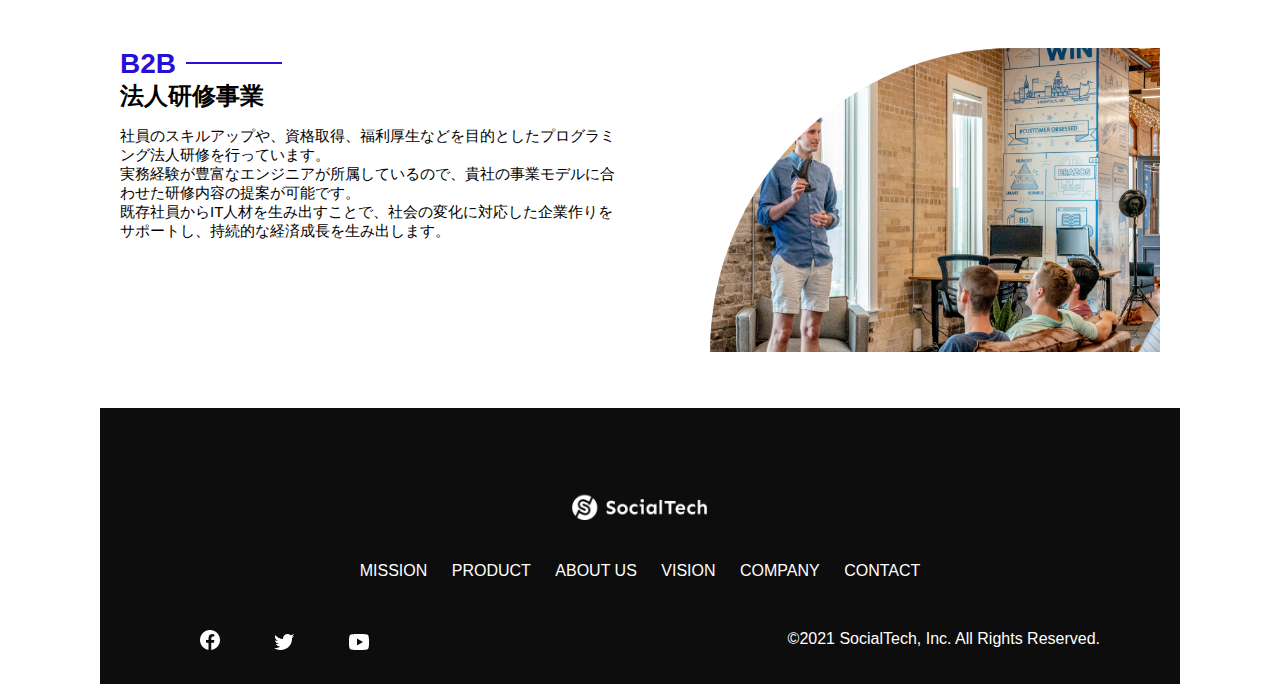
<file: product.html>
<!DOCTYPE html>
  <html>
  <head>
    <title>SocialTech -PRODUCT プロダクト-</title>
    <meta charset="UTF-8">
    <meta name="description" content="SocialTechの4つのプロダクトを紹介します">
    <meta name="viewport" content="width=device-width, initial-scale=1.0">
    <link rel="stylesheet" href="style.css">
  </head>
  
  <body>
    <!-- ヘッダー -->
    <header>
      <!-- ロゴ -->
      <a href="index.html" id="logo"><img src="images/logo.png" alt="トップページに戻る"></a>
  
      <!-- PC用ナビゲーション -->
      <nav id="nav-pc">
        <a href="mission.html">MISSION</a>
        <a href="product.html">PRODUCT</a>
        <a href="index.html#aboutus">ABOUT US</a>
        <a href="index.html#vision">VISION</a>
        <a href="index.html#company">COMPANY</a>
        <a href="index.html#contact">CONTACT</a>
      </nav>
  
      <!-- スマホ用メニューボタン -->
      <img id="menu-sp" src="images/button-menu.png" alt="ナビゲーションを開く" onclick="document.getElementById('nav-sp').style.display = 'block'">
  
      <!-- スマホ用ナビゲーション -->
      <nav id="nav-sp">
        <img id="close" src="images/button-close.png" alt="ナビゲーションを閉じる" onclick="document.getElementById('nav-sp').style.display = 'none'">
        <a id="logo-sp" href="index.html" onclick="document.getElementById('nav-sp').style.display = 'none'"><img
            src="images/logo-sp.png" alt="トップページに戻る"></a>
        <a class="menu" href="mission.html" onclick="document.getElementById('nav-sp').style.display = 'none'">MISSION</a>
        <a class="menu" href="product.html" onclick="document.getElementById('nav-sp').style.display = 'none'">PRODUCT</a>
        <a class="menu" href="index.html#aboutus" onclick="document.getElementById('nav-sp').style.display = 'none'">ABOUT
          US</a>
        <a class="menu" href="index.html#vision"
          onclick="document.getElementById('nav-sp').style.display = 'none'">VISION</a>
        <a class="menu" href="index.html#company"
          onclick="document.getElementById('nav-sp').style.display = 'none'">COMPANY</a>
        <a class="menu" href="index.html#contact"
          onclick="document.getElementById('nav-sp').style.display = 'none'">CONTACT</a>
        <div id="sns">
          <a href="https://www.facebook.com/sejuku2013"><img src="images/button-facebook.png" alt="Facebookのリンク"></a>
          <a href="https://twitter.com/samuraijuku"><img src="images/button-twitter.png" alt="Twitterのリンク"></a>
          <a href="https://www.youtube.com/channel/UCCFOQO5aDK0xXam4cUQXT8g"><img src="images/button-youtube.png" alt="YouTubeのリンク"></a>
        </div>
      </nav>
    </header>
    <main>
      <article>
        <section id="product-main">
            <div id="product-title">
                <h1>PRODUCT</h1>
                <span>プロダクト</span>
                <div>TOP > PRODUCT</div>
            </div>
        </section>
        <section class="product-section1">
            <img src="images/product/product-mantoman.png" alt="PCでコードを書く男性">
            <div>
                <h2 class="product-h2">MAN TO MAN</h2>
                <h3 class="product-h3">プログラミング教育</h3>
                <p>
                    2013年より日本で唯一の専属講師によるマンツーマンのプログラミングレッスンを開始。AI/人工知能コース・エンジニア転職コース・ウェブデザインコースを開設し、ICT教育全般のマンツーマン指導で誰もが生産的で働きがいのある職に付けるサポートをしています。
                    私たちは、創業当初からプログラミングを教えるのみならず、人生を変える手助けがしたい。という想いを大切にしてきました。<br>ITに強くなりたい、エンジニアになりたい、アプリを作りたい。そんな方々の想いを一緒に叶えるスクールでありたい。と考えています。<br>小中高生や女性、障害者向けのプログラムも用意し、質の高いICT教育をみんなに届けることで、貧困や不平等が無くなる社会を目指します。
                </p>
            </div>
        </section>
        <section class="product-section2">
            <div>
                <h2 class="product-h2">MEDIA</h2>
                <h3 class="product-h3">プログラミング学習メディア</h3>
                <p>
                    2015年より「SocialTech
                    Blog」としてオウンドメディアを設立し、2020年現在月間600万PVの日本最大級のプログラミング学習サイトへと成長しました。<br>新たにYouTubeチャンネルも開設し、無料で挫折せずにプログラミングを学べることを目指して、各チャネルで学習情報をやさしく発信。<br>独学でエンジニアを目指す人には無料で良質な記事や動画コンテンツを提供し、短期間でキャリアチェンジしたい人はマンツーマンレッスンを選択できるよう、各々の要望に合わせた学習機会を創出しています。
                </p>
         </div>
         <img src="images/product/product-media.png" alt="スマートフォンを操作する人">
       </section>
       <section class="product-section1">
         <img src="images/product/product-career.png" alt="笑顔で話し合う2人の男性">
         <div>
           <h2 class="product-h2">CAREER</h2>
           <h3 class="product-h3">人材紹介事業</h3>
           <p>
             「誰もがエンジニアになれる」を叶えるため未経験からエンジニアへ転職するまでの全ての過程をサポートします。<br>エンジニア転職に特化した履歴書や職務経歴書の書き方、面接対策を行い、豊富な求人の中から最適なキャリア選択を支援。<br>転職希望者の目標に寄り添って強みやアピールポイントを整理し、転職活動を通して自身の成長を実感できるキャリア支援を行なっています。<br>
           </p>
         </div>
       </section>
       <section class="product-section2">
         <div>
           <h2 class="product-h2">B2B</h2>
           <h3 class="product-h3">法人研修事業</h3>
           <p>
             社員のスキルアップや、資格取得、福利厚生などを目的としたプログラミング法人研修を行っています。<br>実務経験が豊富なエンジニアが所属しているので、貴社の事業モデルに合わせた研修内容の提案が可能です。<br>既存社員からIT人材を生み出すことで、社会の変化に対応した企業作りをサポートし、持続的な経済成長を生み出します。
           </p>
         </div>
         <img src="images/product/product-b2b.png" alt="講演中の男性とそれを聴く人々">
       </section>
    </article>
      <footer>
        <div id="footer-logo">
          <img src="images/logo-sp.png" alt="SocialTech">
        </div>
        <div id="footer-link">
          <a href="mission.html">MISSION</a>
          <a href="product.html">PRODUCT</a>
          <a href="index.html#aboutus">ABOUT US</a>
          <a href="index.html#vision">VISION</a>
          <a href="index.html#company">COMPANY</a>
          <a href="index.html#contact">CONTACT</a>
        </div>
        <div id="sns-footer">
          <a href="https://www.facebook.com/sejuku2013"><img src="images/button-facebook.png" alt="Facebookのリンク"></a>
          <a href="https://twitter.com/samuraijuku"><img src="images/button-twitter.png" alt="Twitterのリンク"></a>
          <a href="https://www.youtube.com/channel/UCCFOQO5aDK0xXam4cUQXT8g"><img src="images/button-youtube.png" alt="YouTubeのリンク"></a>
          <span id="copyright">&copy;2021 SocialTech, Inc. All Rights Reserved. </span>
        </div>
      </footer>
    </main>
  </body>
  
  </html>
</file>
<file: style.css>
/* 2024/04/01/12:22 髙橋慶斗　cssの変更をしました */
/* pc,スマホ共通スタイル */
body {
    font-family: "Source Sans Pro" , "Hiragino Kaku Gothic ProN" ,Meiryo, Arial, sans-serif ;
}

p {
    font-size: 15px;
}

#nav-pc {
    font-size: 14px;
    padding-top: 15px;
}

a {
    text-decoration: none;
    margin-left: 20px;
}

a:link {
    color: black;
}

a:visited {
    color: black;
}

a:hover {
    color: black;
}

a:active {
    color: black;
}

/* PC用スタイル */
@media screen and (min-width: 768px) {
/* 横幅設定 */
body {
    max-width: 1080px;
    min-width: 960px;
    margin: 0 auto;
}

/* ヘッダー */
header {
    display: flex;
    justify-content: space-between;
}

/* ナビゲーションのレイアウト */
#nav-pc {
    font-size: 14px;
    padding-top: 15px;
}

/* ナビゲーションのリンクの装飾設定 */
#nav-pc > a {
    text-decoration: none;
    margin-left: 20px;
}

#nav-pc > a:link {
    color: #0d0d0d;
}

#nav-pc > a:visited {
    color: #0d0d0d;
}

#nav-pc > a:hover {
    color: #0d0d0d;
    text-decoration: underline;
}

#nav-pc > a:active {
    color: #0d0d0d;
}

/* スマホ用ナビを非表示 */
#nav-sp,
#menu-sp {
    display: none;
}
/* メインビジュアル */
#main-visual {
    position: relative;
    height: 400px;
}

#main-message {
    position: absolute;
    top: 0;
    left: 0;
    background-color: #2710d5;
    color: #ffffff;
    border-radius: 0 0 476px 0;
    max-width: 620px;
    height: 100%;
    width: 100%;
    z-index: 11;
}

#main-message > h1 {
    font-size: 60px;
    font-weight: bold;
    margin: 100px 0 0 50px;
}

#main-message > p {
    font-size: 28px;
    margin: 0 0 0 50px;
}

#main-visual > img {
    max-width: 620px;
    border-radius: 476px 0 0 0;
    position: absolute;
    top: 0;
    right: 0;
    z-index: 10;
}

/* 見出し */
h2 {
    margin: 40px 0 0 0;
}

h2::after {
    content: url("images/line.png");
    margin-left: 10px;
}

h3 {
    font-size: 27px;
}

/* ミッション */
#mission {
    margin: 80px auto 80px auto;
    width: 100%;
}

#mission-flex {
    width: 100%;
    display: flex;
}

#mission-flex > div {
    width: 50%;
    margin: 20px;
}

#mission-photo {
    width: 100%;
}

#s2dgs {
    margin-top: 50px;
    width: 100%;
}

/* プロダクト */
#product {
    background-color: #fafafa;
    margin: 80px 0 80px 0;
    padding: 10px 40px 0 40px;
}

/* 外枠 */
#product > div {
    margin-top: 40px;
    display: flex;
}

/* 左のカラム */
#product-left {
    width: 50%;
    margin-right: 20px;
}

/* 右のカラム */
#product-right {
    width: 50%;
    margin-left: 20px;
    margin-top: 80px;
}

/* 画像+説明の枠 */
#product-left > div {
    position: relative;
    height: 480px;
    margin-right: 20px;
}
#product-right > div {
    position: relative;
    height: 480px;
    margin-left: 20px;
}

/* 画像 */
.product-photo {
    width: 100%;
}

/* 説明文の枠 */
.product-explain {
    background-color: #ffffff;
    position: absolute;
    left: 0;
    top: 280px;
    margin: 0 40px 0 40px;
    padding: 20px;
    box-shadow: 5px 5px 10px rgba(0, 0, 0, 0.05);
}

/* 説明文の英語 */
.product-explain > span {
    color: #2710d5;
    font-weight: bold;
    font-size: 16px;
    margin: 0;
}

/* 説明文の見出し */
.product-explain > h3 {
    font-size: 20px;
    margin: 5px 0 5px 0;
}

/* 説明文 */
.product-explain > p {
    font-size: 14px;
    margin: 0;
}

/* 「もっとみる」ボタン */
#product-more {
    margin: 0 auto -42px auto;
}

/* ABOUT US */
#aboutus {
    margin: 80px auto 80px auto;
}

/* 3つの組織文化と画像を入れる枠 */
#aboutus > div {
    display: flex;
}

/* 画像 */
.culture-img {
    width: 100%;
    align-self: flex-start;
}

.culture-img2 {
    margin-top: 50px;
    width: 100%;
}

/* 3つの組織文化の表 */
.culture-table {
    margin-right: 50px;
}

/* 番号 */
.culture-num {
    font-size: 80px;
    color: #2710d5;
    margin: 0 20px 0 0;
}

/* 組織文化英語 */
.culture-en {
    color: #2710d5;
    font-weight: bold;
    font-size: 24px;
    display: block;
}

/* 組織文化日本語 */
.culture-jp {
    font-size: 28px;
    font-weight: bold;
}

/* 説明文 */
.culture-description {
    margin: 0;
}

/* ビジョン */
#vision {
    margin: 80px auto 80px auto;
}

/* セクション内の外枠 */
#vision > div {
    width: 100%;
    display: flex;
    justify-content: space-between;
    flex-wrap: wrap;
}

/* 七つの行動指針の枠 */
.vision-box {
    width: 300px;
    height: 300px;
    margin-bottom: 30px;
    position: relative;
}

.vision-box > img {
    width: 100%;
    height: auto;
    position: absolute;
    top: 0;
    left: 0;
    z-index: 30;
}

.vision-box > span {
    position: absolute;
    top: 0;
    left: 0;
    z-index: 31;
    margin-right: 20px;
}

.vision-box > span h4 {
    color: #2710d5;
    font-size: 19px;
    margin: 80px 0 0 0;
}

.vision-box > span > h4::first-letter {
    font-size: 40px;
}

.vision-box > span h5 {
    font-size: 20px;
    margin: 0 0 0 0;
}

.vision-box > span > p {
    margin: 10px 0 0 0;
}

/* 会社概要 */
#company {
    margin: 80px auto 80px auto;
}

#company-table {
    width: 100%;
}

.tableheader {
    text-align: left;
    padding: 20px;
    border-bottom-color: #2710d5;
    border-bottom-width: 1px;
    border-bottom-style: solid;
    width: 100px;
}

.tableheader-first {
    text-align: left;
    padding: 20px;
    border-bottom-color: #2710d5;
    border-bottom-width: 1px;
    border-bottom-style: solid;
    border-top-color: #2710d5;
    border-top-width: 1px;
    border-top-style: solid;
    width: 100px;
}

.cell {
    padding: 30px;
    border-bottom-color: #ececec;
    border-bottom-width: 1px;
    border-bottom-style: solid;
}

.cell-first {
    padding: 30px;
    border-bottom-color: #ececec;
    border-bottom-width: 1px;
    border-bottom-style: solid;
    border-top-color: #ececec;
    border-top-width: 1px;
    border-top-style: solid;
}

#company > iframe {
    width: 100%;
    height: 368px;
    margin-top: 40px;
}

/* お問い合わせ */
#contact {
    margin: 100px auto 100px auto;
}

/* 外枠 */
#contact > form > div {
    display: flex;
    flex-direction: row;
    flex-wrap: wrap;
    padding-bottom: 30px;
}

/* 左列の見出し */
.contact-heading {
    width: 240px;
    align-self: center;
}

/* 見出しのラベル */
.contact-heading {
    font-weight: bold;
}

/* 必須 */
.contact-span {
    color: #ce2222;
    margin: 0 0 0 20px;
    font-weight: bold;
}

/* テキストボックス */
.contact-textbox {
    border-top: 0;
    border-left: 0;
    border-right: 0;
    border-bottom-width: 1px;
    border-bottom-color: #707070;
    border-bottom-style: solid;

    background-color: #fafafa;
    width: 400px;
    height: 56px;
}

/* お問い合わせ内容テキストエリア */
.contact-textarea {
    border-top: 0;
    border-left: 0;
    border-right: 0;
    border-bottom-width: 1px;
    border-bottom-color: #707070;
    border-bottom-style: solid;
    background-color: #fafafa;
    width: 400px;
    height: 200px;
}

/* 個人情報の取り扱い */
details {
    width: 700px;
}

details > div {
    background-color: #fafafa;
    padding: 40px;
}

details > div >span {
    font-weight: bold;
}

/* フッター */
footer {
    background-color: #0d0d0d;
    text-align: center;
    padding: 80px 80px 30px 80px;
}

#footer-logo {
    margin-bottom: 30px;
}

#footer-link {
    margin-bottom: 50px;
}

#footer-link > a {
    text-decoration: none;
    margin: 10px;
}

#footer-link > a:link {
    color: #ffffff;
}

#footer-link > a:visited {
    color: #ffffff;
}

#footer-link > a:hover {
    color: #ffffff;
    text-decoration: underline;
}

#footer-link > a:active {
    color: #ffffff;
}

#sns-footer {
    text-align: left;
    width: 100%;
}

#sns-footer > a {
    margin-right: 30px;
}

#copyright {
    color: #ffffff;
    float: right;
}

/* mission.html用スタイル */
/* ミッションのメインビジュアル */
#mission-main {
    height: 496px;
    width: 100%;
    background-image: url(images/mission/mission-main.png);
    background-repeat: no-repeat;
    background-position-y: center;
}

#mission-title {
    background-color: #2710d5;
    width: 368px;
    color: #ffffff;
    height: 496px;
    border-radius: 0 248px 248px 0;
    position: relative;
}

#mission-title > h1 {
    position: absolute;
    top: 0;
    left: 100px;
    font-size: 80px;
}

#mission-title > span {
    position: absolute;
    top: 200px;
    left: 100px;
    font-size: 26px;
}

#mission-title > div {
    position: absolute;
    top: 350px;
    left: 100px;
    font-size: 16px;
}

#mission-s2dgs {
    width: 100%;
    margin: 20px;
}

.mission-h2 {
    color: #2710d5;
    font-size: 40px;
}

.mission-h2::after {
    content: none;
}

#mission-5goals {
    margin: 20px;
    display: flex;
}

#mission-5goals > div {
    flex-grow: 1;
    padding: 20px;
}

#mission-5goals > div > div {
    margin-bottom: 40px;
}

.fivegoals-image-right {
    float: right;
    margin: 20px;
}

.fivegoals-image-left {
    float: left;
    margin: 20px;
}

.fivegoals-number {
    color: #2710d5;
    font-size: 48px;
    margin: 0;
}

.fivegoals-h3 {
    font-size: 28px;
    margin: 0;
}

.fivegoals-p {
    margin: 0;
}

/* プロダクトページ */
#product-main {
    height: 496px;
    width: 100%;
    background-image: url(images/product/product-main.png);
    background-repeat: no-repeat;
    background-position-y: center;
}

#product-title {
    background-color: #2710d5;
    width: 368px;
    color: #ffffff;
    height: 496px;
    border-radius: 0 248px 248px 0;
    position: relative;
}

#product-title > h1 {
    position: absolute;
    top: 0;
    left: 100px;
    font-size: 80px;
}

#product-title > span {
    position: absolute;
    top: 200px;
    left: 100px;
    font-size: 26px;
}

#product-title > div {
    position: absolute;
    top: 350px;
    left: 100px;
    font-size: 16px;
}

/* セクション1 */
.product-section1 {
    position: relative;
    margin: 20px;
    height: 340px;
}

.product-section1 > img {
    position: absolute;
    top: 0;
    left: 0;
    width: 450px;
    margin: 0 40px 30px 0;
    border-radius: 0 432px 0 0;
}

.product-section1 > div {
    position: absolute;
    top: 0;
    left: 480px;
}

/* セクション2 */
.product-section2 {
    position: relative;
    margin: 20px;
    height: 340px;
}

.product-section2 > img {
    position: absolute;
    top: 0;
    right: 0;
    width: 450px;
    margin: 0 0 30px 40px;
    border-radius: 432px 0 0 0;
}

.product-section2 > div {
    width: 500px;
    position: absolute;
    top: 0;
    left: 0;
}

.product-h2 {
    color: #2710d5;
    font-size: 28px;
    margin: 0;
}

.product-h3 {
    font-size: 24px;
    margin: 0;
}





}

/* スマートフォン用のスタイル */
@media screen and (max-width: 767px) {
  body {
    min-width: 375px;
    margin: 0;
  }


/* PC用ナビゲーション非表示 */
#nav-pc {
    display: none;
}

/* ハンバーガーメニュー */
#menu-sp {
    float: right;
    padding: 0;
}

/* スマホ用ナビゲーションの表示切替 */
/* 初期状態、レイアウトと非表示設定 */
#nav-sp {
    background-color: #2710d5;
    position: absolute;
    left: 0;
    top: 0;
    height: 100%;
    width: 100%;
    display: none;
    z-index: 100;
}

/* ×ボタン */
#close {
    position: absolute;
    top: 20px;
    right: 20px;
}

/* ナビゲーションメニュー用ロゴ */
#logo-sp {
    margin: 80px 0 30px 20px;
}

/* ナビゲーションのリンクの装飾設定 */
#nav-sp > a {
    display: block;
}

#nav-sp > a:link {
    color: #ffffff;
}

#nav-sp > a:visited {
    color: #ffffff;
}

#nav-sp > a:hover {
    color: #ffffff;
    text-decoration: underline;
}

#nav-sp > a:active {
    color: #ffffff;
}

#nav-sp > .menu {
    text-decoration: none;
    display: block;
    margin-right: 0 20px 0 20px;
    height: 44px;
    font-size: 16px;
    background-image: url(images/arrow.png);
    background-repeat: no-repeat;
    background-position: right top;
}

#sns {
    position: absolute;
    bottom: 20px;
    left: 20px;
}

#sns > a {
    margin-right: 30px;
}

/* メインビジュアル */
#main-visual {
    position: relative;
    height: 470px;
    width: 100%;
    overflow: hidden;
}

#main-visual >div {
    position: absolute;
    top: 0;
    left: 0;
    background-color: #2710d5;
    color: white;
    border-radius: 0 0 476px 0;
    text-align: center;
    height: 280px;
    width: 100%;
    z-index: 11;
}

#main-visual > div > h1 {
    font-size: 28px;
    margin: 90px 0 0 0;
}

#main-visual > div > p {
    margin: 0;
}

#main-visual > img {
    width: 100%;
    border-radius: 476px 0 0 0;
    z-index: 10;
    position: absolute;
    bottom: 0;
    right: 0;
}

/* 見出し */
h2::after {
    content: url(images/line.png);
    margin-left: 10px;
}

h3 {
    font-size: 24px;
    margin: 10px 0 0 0;
}

/* ミッション */
#mission-photo {
    width: 100%;
}

#s2dgs {
    width: 100%;
}

/* プロダクト */
#product h2 {
    margin-left: 20px;
}

/* 外枠 */
/* 左右のカラム　スマホでは縦並び */
#product-left,
#product-right {
    margin-right: 20px;
    margin-left: 20px;
}

/* 画像＋説明の枠  */
#product-left > div,
#product-right > div {
    position: relative;
    height: 540px;
}

/* 説明文の枠 */
.product-explain {
    background-color: #ffffff;
    position: absolute;
    left: 0;
    bottom: 50px;
    padding: 20px;
    box-shadow: 5px 5px 10px rgba(0, 0, 0, 0.05);
}

.product-explain > span {
    color: #2710d5;
    font-weight: bold;
    font-size: 16px;
    margin: 0px;
}

.product-explain > h3 {
    margin: 10px 0 10px 0;
}

/* 画像 */
.product-photo {
    width: 100%;
}

#product-more > img {
    margin: 0 0 -42px 20px;
}

/* ABOUT US */
#aboutus {
    margin: 80px 20px 80px 20px;
}


#aboutus > div {
    display: flex;
    flex-direction: column;
}

.culture-table {
    width: 100%;
    padding-right: 20px;
    order: 2;
}

.culture-img {
    width: 100%;
    order: 1;
}

.culture-img2 {
    width: 100%;
}

.culture-num {
    font-size: 80px;
    color: #2710d5;
}

.culture-en {
    color: #2710d5;
    font-weight: bold;
    font-size: 24px;
    display: block;
}

.culture-jp {
    display: block;
}

.culture-description {
    margin: 0;
}

/* ビジョン */
#vision {
    margin: 80px 20px 80px 20px;
}

.vision-box {
    width: 300px;
    height: 300px;
    margin-bottom: 30px;
    position: relative;
}

.vision-box > img {
    width: 100%;
    height: auto;
    position: absolute;
    top: 0;
    left: 0;
    z-index: 30;
}

.vision-box > span {
    position: absolute;
    top: 0;
    left: 0;
    z-index: 31;
    margin-right: 20px;
}

.vision-box > span > h4 {
    color: #2710d5;
    font-size: 19px;
    margin: 60px 0 0 0;
}

.vision-box > span > h5 {
    font-size: 20px;
    margin: 0 0 0 0;
}

.vision-box > span > p {
    margin: 10px 0 0 0;
}

/* 会社概要 */
#company {
    margin: 0 20px 0 20px;
}

#company > h3 {
    margin-bottom: 20px;
}

#company > table {
    width: 100%;
}

.tableheader-first {
    text-align: left;
    padding: 20px;
    border-bottom-color: #2710d5;
    border-bottom-width: 1px;
    border-bottom-style: solid;
    border-top-color: #2710d5;
    border-top-width: 1px;
    border-top-style: solid;
    width: 50px;
}

.tableheader {
    text-align: left;
    padding: 20px;
    border-bottom-color: #2710d5;
    border-bottom-width: 1px;
    border-bottom-style: solid;
    width: 50px;
}

.cell {
    padding: 20px;
    border-bottom-color: #ececec;
    border-bottom-width: 1px;
    border-bottom-style: solid;
}

.cell-first {
    padding: 20px;
    border-bottom-color: #ececec;
    border-bottom-width: 1px;
    border-bottom-style: solid;
    border-top-color: #ececec;
    border-top-width: 1px;
    border-top-style: solid;
}

#company > iframe {
    width: 100%;
    height: 240px;
    margin: 40px 0 0 0;
}

/* お問い合わせ */
#contact {
    margin: 80px 20px 80px 20px;
}

#contact > h3 {
    margin-bottom: 20px;
}

#contact > form > div {
    margin-bottom: 20px;
}

.contact-heading {
    margin-bottom: 20px;
}

/* ラベル */
.contact-label {
    font-weight: bold;
}

/* 必須 */
.contact-span {
    color: #ce2222;
    margin: 0 0 0 20px;
    font-weight: bold;
}

.contact-textbox {
    height: 56px;
    border-top: 0;
    border-left: 0;
    border-right: 0;
    background: #fafafa;
    border-bottom-color: #707070;
    border-bottom-width: 1px;
    border-bottom-style: solid;
    min-width: 300px;
    width: 100%;
}

.contact-textarea {
    height: 150px;
    border-top: 0;
    border-left: 0;
    border-right: 0;
    background-color: #fafafa;
    width: 100%;
}

.radiobutton {
    margin-bottom: 20px;
}

.radiobutton + label::after {
    content: "\A";
    white-space: pre;
}

/* フッター */
footer {
    background-color: #0d0d0d;
    padding: 30px 20px 50px 20px;
}

#footer-logo {
    margin-bottom: 30px;
}

#footer-link {
    margin-bottom: 50px;
}

#footer-link > a {
    text-decoration: none;
    margin: 0 20px 30px 0;
    display: block;
    background-image: url(images/arrow.png);
    background-repeat: no-repeat;
    background-position: right top;
}

#footer-link > a:link {
    color: #ffffff;
}

#footer-link > a:visited {
    color: #ffffff;
}

#footer-link > a:hover {
    color: #ffffff;
    text-decoration: underline;
}

#footer-link > a:active {
    color: #ffffff;
}

#sns-footer > a {
    margin-right: 30px;
}

#copyright {
    font-size: 12px;
    display: block;
    margin-top: 30px;
    color: #ffffff;
}

/* mission.html用スタイル */
/* ミッションのメインビジュアル */
#mission-main {
    height: 256px;
    width: 100%;
    background-image: url(images/mission/mission-main.png);
    background-repeat: no-repeat;
    background-position-y: center;
    background-size: auto 208px;
}

#mission-title {
    background-color: #2710d5;
    width: 136px;
    color: #ffffff;
    height: 256px;
    border-radius: 0 248px 248px 0;
    position: relative;
}

#mission-title > h1 {
    position: absolute;
    top: 0;
    left: 20px;
    font-size: 40px;
}

#mission-title > span {
    position: absolute;
    top: 110px;
    left: 20px;
    font-size: 18px;
}

#mission-title > div {
    position: absolute;
    top: 180px;
    left: 20px;
    font-size: 13px;
}

/* ミッションページ　S2DGSの設定 */
#mission-s2dgs {
    margin: 20px;
}

.mission-h2 {
    color: #2710d5;
    font-size: 38px;
    margin: 0;
}

.mission-h2::after {
    content: none;
}

#mission-s2dgs > img {
    width: 100%;
}

/* ミッションページ　5Goalsの設定 */
#mission-5goals {
    margin: 20px;
}

#mission-5goals > div > div {
    margin-bottom: 40px;
}

#s2dgs-image {
    width: 100%;
}

.fivegoals-image-right {
    margin: 20 auto 20px auto;
    display: block;
}

.fivegoals-image-left {
    margin: 20px auto 20px auto;
    display: block;
}

.fivegoals-number {
    color: #2710d5;
    font-size: 48px;
    margin: 0;
}

.fivegoals-h3 {
    font-size: 28px;
    margin: 0;
}

.fivegoals-p {
    margin: 0;
}

/* プロダクト */
#product-main {
    height: 256px;
    width: 100%;
    background-image: url(images/product/product-main.png);
    background-repeat: no-repeat;
    background-position-y: center;
    background-size: auto 208px;
}

#product-title {
    background-color: #2710d5;
    width: 136px;
    color: #ffffff;
    height: 256px;
    border-radius: 0 248px 248px 0;
    position: relative;
}

#product-title > h1 {
    position: absolute;
    top: 0;
    left: 20px;
    font-size: 40px;
}

#product-title > span {
    position: absolute;
    top: 110;
    left: 20px;
    font-size: 18px;
}

#product-title > div {
    position: absolute;
    top: 180px;
    left: 20px;
    font-size: 13px;
}

.product-section1 {
    margin: 20px;
}

.product-section1 > img {
    width: 100%;
    border-radius: 0 300px 0 0;
}

.product-section2 {
    margin: 20px;
    display: flex;
    flex-direction: column;
}

.product-section2 > img {
    order: 1;
    width: 100%;
    border-radius: 300px 0 0 0;
}

.product-section2 > div {
    order: 2;
}

.product-section2-h2 {
    color: #2710d5;
    font-size: 24px;
    margin: 0;
}

.product-h3 {
    font-size: 28px;
    margin: 0;
}







}
</file>
